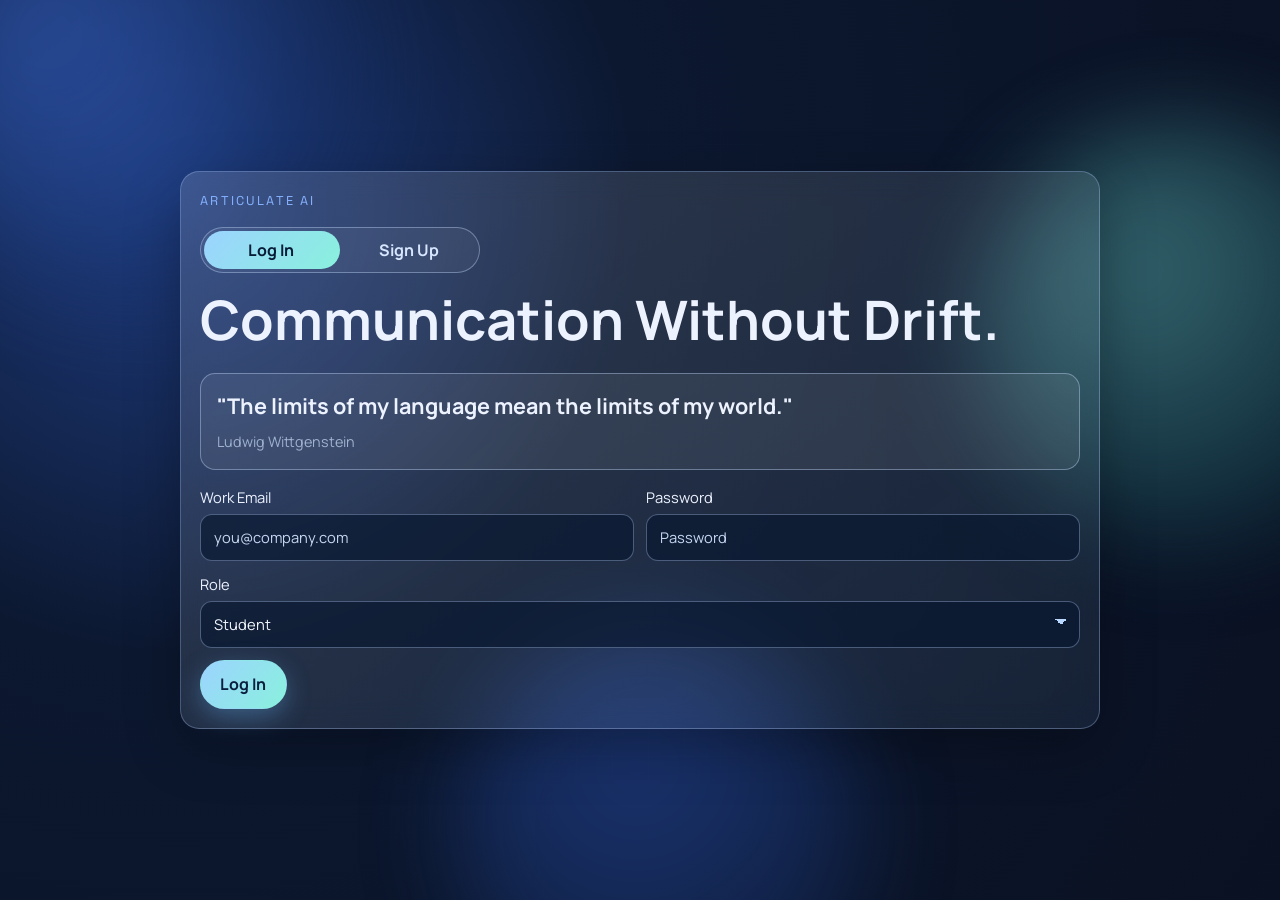
<file: index.html>
﻿<!DOCTYPE html>
<html lang="en">
<head>
  <meta charset="UTF-8" />
  <meta name="viewport" content="width=device-width, initial-scale=1.0" />
  <title>Griot Labs | Articulate AI</title>
  <meta name="description" content="Articulate AI by Griot Labs: coach frameworks as private knowledge vaults and student simulation training." />
  <link rel="preconnect" href="https://fonts.googleapis.com" />
  <link rel="preconnect" href="https://fonts.gstatic.com" crossorigin />
  <link href="https://fonts.googleapis.com/css2?family=Manrope:wght@400;500;700;800&family=Space+Grotesk:wght@500;700&display=swap" rel="stylesheet" />
  <link rel="stylesheet" href="./styles.css" />
</head>
<body>
  <div id="appLoader" class="app-loader" aria-live="polite">
    <div class="loader-core">
      <strong>Articulate AI</strong>
      <small>Preparing your arena...</small>
      <p id="loaderQuoteText" class="loader-quote">"Speak clearly, if you speak at all."</p>
      <small id="loaderQuoteAuthor" class="loader-quote-author">Oliver Wendell Holmes Sr.</small>
      <div class="loader-line"><span></span></div>
    </div>
  </div>

  <div class="ambient" aria-hidden="true">
    <span class="blob blob-a"></span>
    <span class="blob blob-b"></span>
    <span class="blob blob-c"></span>
    <span class="grid"></span>
  </div>

  <section id="authGate" class="auth-gate">
    <div class="glass auth-card">
      <p class="eyebrow">Articulate AI</p>
      <div class="auth-mode-toggle" id="authModeToggle">
        <button type="button" class="auth-mode-btn is-active" data-auth-mode="login">Log In</button>
        <button type="button" class="auth-mode-btn" data-auth-mode="signup">Sign Up</button>
        <span class="auth-mode-glider" aria-hidden="true"></span>
      </div>
      <h1 id="authHeadline">Communication Without Drift.</h1>
      <blockquote class="quote-box">
        <p id="quoteText">"The limits of my language mean the limits of my world."</p>
        <footer id="quoteAuthor">Ludwig Wittgenstein</footer>
      </blockquote>

      <form id="loginForm" class="login-grid">
        <label id="signupNameWrap" class="hidden">
          Full Name
          <input id="signupName" type="text" placeholder="Your full name" />
        </label>
        <label>
          Work Email
          <input id="loginEmail" type="email" placeholder="you@company.com" required />
        </label>
        <label>
          Password
          <input id="loginPassword" type="password" placeholder="Password" required />
        </label>
        <label>
          Role
          <select id="loginRole" required>
            <option value="student">Student</option>
            <option value="coach">Coach</option>
          </select>
        </label>
        <button class="btn btn-primary" type="submit">Log In</button>
      </form>
    </div>
  </section>

  <div id="appRoot" class="hidden">
    <header class="topbar glass">
      <div class="brand">
        <span class="brand-mark">GL</span>
        <div>
          <strong>Griot Labs</strong>
          <small id="roleLabel">Articulate AI</small>
        </div>
      </div>
      <div class="top-actions">
        <button id="glassFxToggle" class="btn btn-ghost">Glass FX: On</button>
        <button id="themeToggleBtn" class="btn btn-ghost">Theme: Dark</button>
        <button id="saveStateBtn" class="btn btn-ghost">Save Progress</button>
        <button id="logoutBtn" class="btn btn-ghost">Log Out</button>
        <button id="resetStateBtn" class="btn btn-danger">Reset Local Data</button>
      </div>
    </header>
    <section class="glass app-quote-bar">
      <p id="appQuoteText">"The limits of my language mean the limits of my world."</p>
      <small id="appQuoteAuthor">Ludwig Wittgenstein</small>
    </section>

    <div class="quick-menu-wrap">
      <button id="quickMenuToggle" class="glass quick-menu-toggle" type="button" aria-expanded="false">+</button>
      <div id="quickMenu" class="glass quick-menu hidden">
        <button type="button" data-quick-view="setup">Arena Setup</button>
        <button type="button" data-quick-view="wordlab">Word Lab</button>
        <button type="button" data-quick-view="practiceground">Practice Ground</button>
      </div>
    </div>

    <main class="app-shell">
      <aside class="sidebar glass" aria-label="Main navigation">
        <button class="nav-btn is-active" data-view="overview" data-role="both">Overview</button>
        <button class="nav-btn" data-view="setup" data-role="student">Arena Setup</button>
        <button class="nav-btn" data-view="wordlab" data-role="student">Word Lab</button>
        <button class="nav-btn" data-view="practiceground" data-role="student">Practice Ground</button>
        <button class="nav-btn" data-view="community" data-role="student">Community</button>
        <button class="nav-btn" data-view="report" data-role="student">Calibration Report</button>
        <button class="nav-btn" data-view="coachvault" data-role="coach">Coach Vault</button>
        <button class="nav-btn" data-view="coach" data-role="coach">Coach Insights</button>
        <p class="side-note">Communication training engine.</p>
      </aside>

      <section class="content-area">
        <section class="panel is-active" id="overview-panel" data-panel="overview">
          <p class="eyebrow">Training Hub</p>
          <h1 id="overviewTitle">Ready to grow?</h1>
          <div class="hero-kinetic" aria-hidden="true"><span></span><span></span><span></span></div>
          <p class="lead" id="overviewLead">Track communication growth with structured practice loops and measurable outcomes.</p>

          <section class="glass gamer-strip">
            <div class="gamer-item"><small>XP</small><strong id="xpTotal">0</strong></div>
            <div class="gamer-item"><small>Streak</small><strong id="streakTotal">0 days</strong></div>
            <div class="gamer-item"><small>Badges</small><strong id="badgeTotal">0</strong></div>
            <div class="gamer-item"><small>Best Round</small><strong id="sprintBest">0</strong></div>
          </section>

          <div class="kpi-grid">
            <article class="glass kpi-card reveal"><h3>Sessions</h3><p id="kpiSessions">0</p></article>
            <article class="glass kpi-card reveal"><h3>Word Mastery</h3><p id="kpiMastery">0%</p></article>
            <article class="glass kpi-card reveal"><h3>Avg Overall</h3><p id="kpiOverall">0</p></article>
            <article class="glass kpi-card reveal"><h3>Current Level</h3><p id="kpiLevel">Starter</p></article>
          </div>
          <section id="studentJourney" class="glass history">
            <h3>Group Journey Leaderboard</h3>
            <div id="studentLeaderboard"></div>
            <div class="actions-row">
              <button class="btn btn-ghost" id="pairPracticeBtn" type="button">Open Community Hub</button>
              <span id="pairPracticeResult" class="hint">Invite and connect with learners for pair or group practice.</span>
            </div>
          </section>
        </section>

        <section class="panel" id="setup-panel" data-panel="setup">
          <p class="eyebrow">Arena Setup</p>
          <h2>Let's build your winning arena.</h2>
          <form id="setupForm" class="glass form-grid arena-animated">
            <label>Learner Name<input type="text" id="learnerName" placeholder="e.g., Jabess" required /></label>
            <label>Role<select id="learnerRole" required><option value="">Select role</option><option value="Student">Student</option><option value="Startup Founder">Startup Founder</option><option value="Manager">Manager</option><option value="Executive">Executive</option><option value="Coach">Coach</option></select></label>
            <label>AI Persona<select id="aiPersonaSelect"><option value="executive">Executive Mentor</option><option value="friendly">Supportive Friend</option><option value="direct">Direct Drill Sergeant</option><option value="story">Storytelling Guide</option><option value="ghanaian">Ghanaian Conversational Coach</option></select></label>
            <label>Or Type Persona<input id="customPersonaInput" type="text" placeholder="e.g., Confident Ghanaian VC partner with calm tone" /></label>
            <label class="span-2">What outcome do you want?<textarea id="goalText" rows="3" placeholder="e.g., Introduce my startup in 45 seconds with confidence." required></textarea></label>
            <label>Audience<input type="text" id="audienceText" placeholder="e.g., Investor panel" required /></label>

            <fieldset class="span-2 focus-group">
              <legend>What should we focus on? (multi-select)</legend>
              <label class="focus-chip"><input type="checkbox" name="focusAreas" value="The Intro" />The Intro</label>
              <label class="focus-chip"><input type="checkbox" name="focusAreas" value="Pacing" />Pacing</label>
              <label class="focus-chip"><input type="checkbox" name="focusAreas" value="Flow" />Flow</label>
              <label class="focus-chip"><input type="checkbox" name="focusAreas" value="Finish" />Finish</label>
              <label class="focus-chip"><input type="checkbox" name="focusAreas" value="Storytelling" />Storytelling</label>
              <label class="focus-chip"><input type="checkbox" name="focusAreas" value="Confidence" />Confidence</label>
            </fieldset>

            <label class="span-2">Source Material<textarea id="sourceText" rows="6" placeholder="Paste notes, draft speech, or outline"></textarea></label>
            <label class="span-2">Upload source files (any type, max 10 files)<input type="file" id="sourceFile" multiple /></label>
            <ul id="fileList" class="file-list"></ul>

            <label class="span-2">Extra instructions<textarea id="additionalNotes" rows="3" placeholder="Anything we should adapt to make practice feel natural for you?"></textarea></label>
            <div class="span-2 actions-row">
              <button class="btn btn-ghost" type="button" id="dictateNotesBtn">Talk Instead of Type</button>
              <button class="btn btn-ghost" type="button" id="recordNotesBtn">Record Instructions</button>
              <span id="recordStatus" class="hint">Recorder idle.</span>
            </div>
            <audio id="notesPlayback" controls class="span-2 hidden"></audio>

            <div class="span-2 actions-row">
              <button class="btn btn-primary" type="submit">Save Setup</button>
              <button class="btn btn-ghost" type="button" id="generateWordsBtn">Generate Strategic Words</button>
            </div>
          </form>
        </section>

        <section class="panel" id="wordlab-panel" data-panel="wordlab">
          <p class="eyebrow">Word Lab</p>
          <h2>Your New Words.</h2>
          <div class="glass lab-toolbar">
            <p id="wordLabSummary">No vocabulary generated yet.</p>
            <div class="actions-row">
              <button class="btn btn-primary" id="startWordPracticeBtn" type="button">Start Audio Word Practice</button>
            </div>
          </div>

          <section class="word-arena">
            <article class="glass focus-word-card" id="focusWordCard"><p class="hint">Generate words to begin.</p></article>
            <aside class="glass word-queue"><h3>Word List</h3><div id="wordQueue"></div></aside>
          </section>
          <div class="actions-row">
            <button class="btn btn-ghost" id="prevWordBtn" type="button">Previous Word</button>
            <button class="btn btn-primary" id="nextWordBtn" type="button">Next Word</button>
          </div>

          <div id="wordCards" class="word-grid"></div>
        </section>

        <section class="panel" id="practiceground-panel" data-panel="practiceground">
          <div class="panel-header">
            <p class="eyebrow">Practice Ground</p>
            <h2>Calibration.</h2>
            <div class="hero-kinetic hero-kinetic-tight" aria-hidden="true"><span></span><span></span><span></span></div>
            <p class="lead">Set your tactical window, choose persona, then run a live audio coaching round with real-time progress feedback.</p>
          </div>

          <div class="practice-layout">
            <div class="practice-main">
              <section class="glass section-card">
                <h3 class="section-title">1. Configure Round</h3>
                <section class="calibration-grid">
                  <button class="duration-card" type="button" data-duration="60"><small>Short</small><strong>1 Minute</strong><span>Blitz Session</span></button>
                  <button class="duration-card is-active" type="button" data-duration="180"><small>Standard</small><strong>3 Minutes</strong><span>Core Drill</span></button>
                  <button class="duration-card" type="button" data-duration="300"><small>Full</small><strong>5 Minutes</strong><span>Deep Immersion</span></button>
                  <button class="duration-card" type="button" data-duration="600"><small>Custom</small><strong>10 Minutes</strong><span>Endurance</span></button>
                </section>
                <div class="simulation-config">
                  <label class="control-field">Difficulty<select id="difficultySelect"><option value="easy">Guided</option><option value="standard" selected>Standard</option><option value="hard">Hard</option><option value="expert">Expert</option></select></label>
                  <label class="hidden">Duration<select id="simulationDuration"><option value="60">1 minute</option><option value="180" selected>3 minutes</option><option value="300">5 minutes</option><option value="600">10 minutes</option></select></label>
                  <button class="btn btn-ghost" id="startScenarioBtn" type="button">Generate Mission Prompt</button>
                  <button class="btn btn-primary" id="ignitePracticeBtn" type="button">Ignite Simulation</button>
                </div>
              </section>

              <article id="scenarioPrompt" class="glass scenario-box section-card">Generate a mission prompt, choose persona, then start your live audio coaching conversation.</article>

              <section class="glass practice-strip section-card">
                <div class="bubble-wrap" id="wordBubbleWrap"></div>
                <div class="timer-progress" aria-label="Session time progress">
                  <div id="timerFill" class="timer-fill"></div>
                </div>
              </section>

              <div class="glass live-controls section-card">
                <div class="live-state"><span class="dot" id="liveDot"></span><span id="liveStateText">Microphone idle</span></div>
                <div class="timer-box" id="timerBox">00:00</div>
                <div class="actions-row">
                  <button class="btn btn-primary" id="startLiveBtn" type="button">Start Live Session</button>
                  <button class="btn btn-danger" id="stopLiveBtn" type="button">Stop Session</button>
                </div>
              </div>
            </div>

            <aside class="practice-side">
              <section class="glass practice-hud section-card">
                <div><small>Target Words</small><strong id="practiceTargetCount">0</strong></div>
                <div><small>Popped</small><strong id="practicePoppedCount">0</strong></div>
                <div><small>Round XP</small><strong id="practiceRoundXp">0</strong></div>
                <div><small>Word Streak</small><strong id="practiceWordStreak">0</strong></div>
              </section>
              <section class="glass section-card">
                <h3 class="section-title">2. Select AI Persona</h3>
                <section class="persona-gallery" id="personaGallery">
                  <article class="glass persona-card active" data-persona="executive"><h3>Executive Mentor</h3><p>High-clarity, investor-ready pressure style.</p></article>
                  <article class="glass persona-card" data-persona="friendly"><h3>Supportive Friend</h3><p>Encouraging practice partner with gentle correction.</p></article>
                  <article class="glass persona-card" data-persona="direct"><h3>Direct Drill Coach</h3><p>No-fluff challenge mode for rapid growth.</p></article>
                  <article class="glass persona-card" data-persona="ghanaian"><h3>Ghanaian Coach</h3><p>Conversational style grounded in Ghanaian context.</p></article>
                </section>
              </section>
            </aside>
          </div>

          <div class="practice-output">
            <section class="glass transcript-box section-card">
              <h3 class="section-title">Live Transcript</h3>
              <div id="liveTranscript">Waiting for live audio...</div>
            </section>
          </div>
        </section>

        <section class="panel" id="report-panel" data-panel="report">
          <p class="eyebrow">Calibration Report</p>
          <h2>Performance diagnostics</h2>
          <section id="reportInsights" class="glass history">
            <h3>Session Assessment Dashboard</h3>
            <div id="reportInsightsGrid"></div>
            <div id="reportWordGateActions" class="actions-row"></div>
          </section>
          <div id="metricBars" class="metric-bars glass"></div>
          <section class="glass report-actions">
            <button class="btn btn-primary" id="exportReportBtn" type="button">Export Latest Report (.md)</button>
            <p id="reportMeta">No session evaluated yet.</p>
          </section>
          <section class="glass history"><h3>Session History</h3><div id="historyTableWrap"></div></section>
        </section>

        <section class="panel" id="community-panel" data-panel="community">
          <p class="eyebrow">Community</p>
          <h2>Learner network and group practice</h2>

          <section class="community-grid">
            <article class="glass history">
              <h3>Discover Learners</h3>
              <p class="hint">View mini profiles and send friendship invites.</p>
              <div id="communityDirectory"></div>
            </article>

            <article class="glass history">
              <h3>Incoming Invites</h3>
              <p class="hint">Accept or decline invites from learners.</p>
              <div id="incomingInvites"></div>
            </article>
          </section>

          <section class="community-grid">
            <article class="glass history">
              <h3>Your Connections</h3>
              <p class="hint">Connected learners can join your group journeys and chat.</p>
              <div id="connectionsList"></div>
            </article>

            <article class="glass history">
              <h3>Create Group Journey</h3>
              <form id="journeyForm" class="form-grid">
                <label>Journey Name<input id="journeyName" type="text" placeholder="e.g., Pitch Precision Squad" required /></label>
                <label>Objective<input id="journeyGoal" type="text" placeholder="e.g., 3-minute startup pitch with zero filler" required /></label>
                <fieldset class="span-2 focus-group">
                  <legend>Select Members (2 or more)</legend>
                  <div id="journeyMembers"></div>
                </fieldset>
                <div class="span-2 actions-row">
                  <button class="btn btn-primary" id="createJourneyBtn" type="submit">Create Journey</button>
                </div>
              </form>
            </article>
          </section>

          <section class="community-grid">
            <article class="glass history">
              <h3>Group Journeys</h3>
              <p class="hint">Track shared tasks and leaderboard rankings like a league table.</p>
              <div id="journeyList"></div>
            </article>

            <article class="glass history">
              <h3>Community Chat</h3>
              <label>Chat Room
                <select id="chatRoomSelect"></select>
              </label>
              <div id="chatMessages" class="chat-box"></div>
              <div class="actions-row">
                <input id="chatInput" type="text" placeholder="Send a message..." />
                <button class="btn btn-primary" id="sendChatBtn" type="button">Send</button>
              </div>
            </article>
          </section>
        </section>

        <section class="panel" id="coachvault-panel" data-panel="coachvault">
          <p class="eyebrow">Coach Vault</p>
          <h2>Private Framework Knowledge Vault</h2>
          <form id="frameworkForm" class="glass form-grid">
            <label>Framework Name<input id="frameworkName" type="text" placeholder="e.g., Pyramid Message Method" required /></label>
            <label>Method Type<select id="frameworkType"><option>Public Speaking</option><option>Executive Presence</option><option>Pitching</option><option>Storytelling</option></select></label>
            <label class="span-2">Method Summary<textarea id="frameworkSummary" rows="4" placeholder="Describe your method, principles, and scoring logic." required></textarea></label>
            <label class="span-2">Upload framework files (PDF, DOCX, PPTX, audio, video, etc.)<input id="frameworkFiles" type="file" multiple /></label>
            <div class="span-2 actions-row"><button class="btn btn-primary" type="submit">Save to Vault</button></div>
          </form>
          <section class="glass history">
            <h3>Saved Coach Frameworks</h3>
            <div id="frameworkList"></div>
          </section>
        </section>

        <section class="panel" id="coach-panel" data-panel="coach">
          <p class="eyebrow">Coach Insights</p>
          <h2>Cohort and intervention visibility</h2>
          <div class="coach-grid">
            <article class="glass coach-card"><h3>Learner Snapshot</h3><p id="coachLearner">No learner profile saved.</p></article>
            <article class="glass coach-card"><h3>Primary Friction</h3><p id="coachFriction">Run at least one simulation.</p></article>
            <article class="glass coach-card"><h3>Recommended Drill</h3><p id="coachDrill">No drill recommendation yet.</p></article>
          </div>
          <section class="glass intervention"><h3>Intervention Queue</h3><ul id="interventionList"></ul></section>
          <section class="glass history">
            <h3>Forwarded Student Reports</h3>
            <div id="forwardedReports"></div>
          </section>
          <section class="glass form-grid">
            <h3 class="span-2">Assign Simulation Test</h3>
            <label>Target Student<input id="assignStudent" type="text" placeholder="e.g., Ama Mensah" /></label>
            <label>Difficulty<select id="assignDifficulty"><option>Guided</option><option selected>Standard</option><option>Hard</option><option>Expert</option></select></label>
            <label class="span-2">Test Instructions<textarea id="assignBrief" rows="3" placeholder="Set a mission based on progress gaps."></textarea></label>
            <div class="span-2 actions-row"><button class="btn btn-primary" id="assignTestBtn" type="button">Assign Test</button></div>
          </section>
          <section class="glass history">
            <h3>Cohort Leaderboard</h3>
            <div id="cohortLeaderboard"></div>
          </section>
        </section>
      </section>
    </main>

    <footer class="site-footer">
      <p>&copy; <span id="year"></span> Griot Labs. Articulate AI.</p>
      <p class="footer-links">
        <a href="./privacy.html" target="_blank" rel="noopener noreferrer">Privacy Policy</a>
        <a href="./terms.html" target="_blank" rel="noopener noreferrer">Terms of Service</a>
        <a href="./data-compliance.html" target="_blank" rel="noopener noreferrer">Data & Compliance</a>
      </p>
    </footer>
  </div>

  <script src="./script.js"></script>
</body>
</html>
</file>
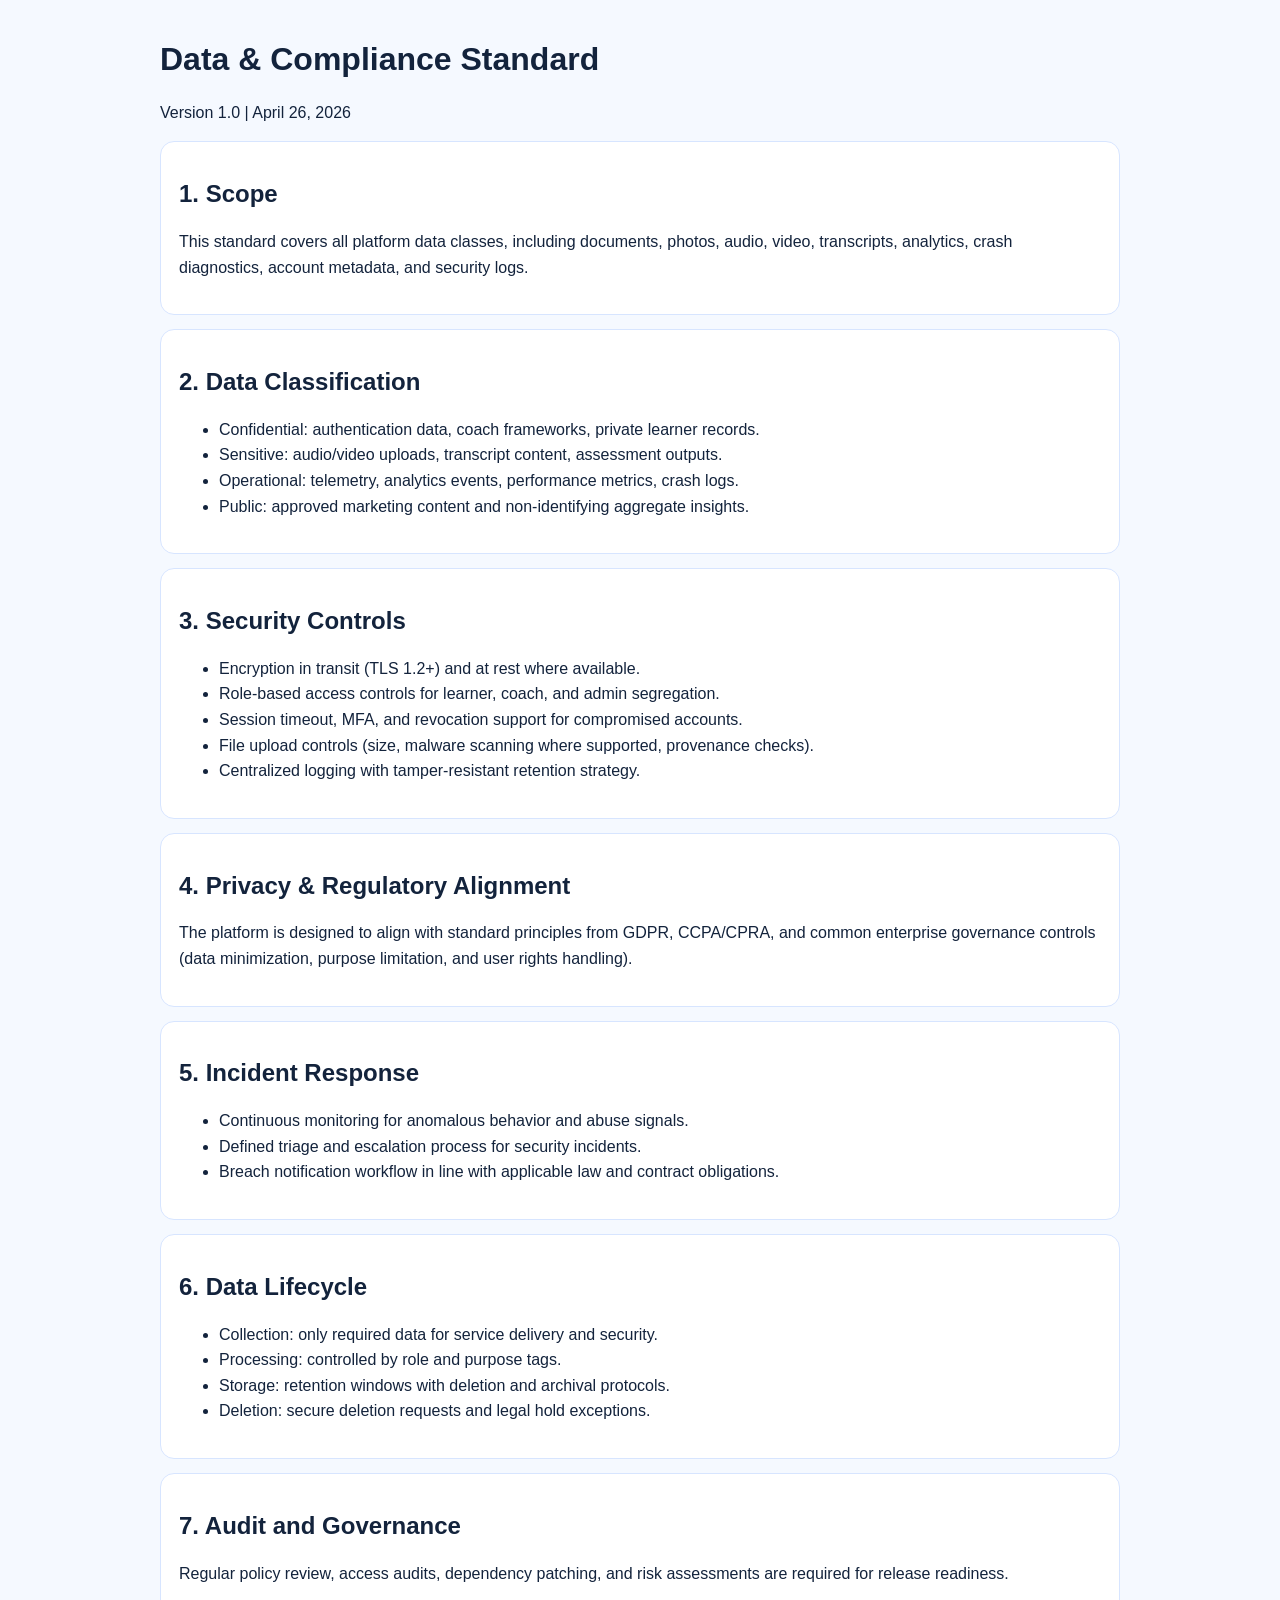
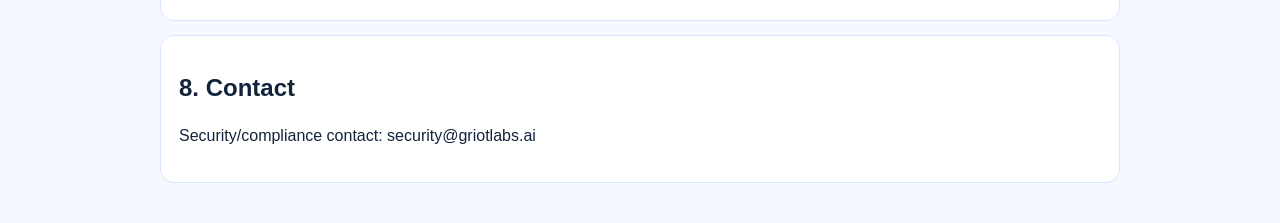
<file: data-compliance.html>
<!DOCTYPE html>
<html lang="en">
<head>
  <meta charset="UTF-8" />
  <meta name="viewport" content="width=device-width, initial-scale=1.0" />
  <title>Data & Compliance | Griot Labs Articulate AI</title>
  <style>
    body{font-family:Manrope,Arial,sans-serif;max-width:960px;margin:40px auto;padding:0 16px;line-height:1.6;color:#13233c;background:#f5f9ff}
    h1,h2{line-height:1.2}.card{background:#fff;border:1px solid #d7e5ff;border-radius:14px;padding:18px;margin-bottom:14px}
  </style>
</head>
<body>
  <h1>Data & Compliance Standard</h1>
  <p>Version 1.0 | April 26, 2026</p>
  <div class="card">
    <h2>1. Scope</h2>
    <p>This standard covers all platform data classes, including documents, photos, audio, video, transcripts, analytics, crash diagnostics, account metadata, and security logs.</p>
  </div>
  <div class="card">
    <h2>2. Data Classification</h2>
    <ul>
      <li>Confidential: authentication data, coach frameworks, private learner records.</li>
      <li>Sensitive: audio/video uploads, transcript content, assessment outputs.</li>
      <li>Operational: telemetry, analytics events, performance metrics, crash logs.</li>
      <li>Public: approved marketing content and non-identifying aggregate insights.</li>
    </ul>
  </div>
  <div class="card">
    <h2>3. Security Controls</h2>
    <ul>
      <li>Encryption in transit (TLS 1.2+) and at rest where available.</li>
      <li>Role-based access controls for learner, coach, and admin segregation.</li>
      <li>Session timeout, MFA, and revocation support for compromised accounts.</li>
      <li>File upload controls (size, malware scanning where supported, provenance checks).</li>
      <li>Centralized logging with tamper-resistant retention strategy.</li>
    </ul>
  </div>
  <div class="card">
    <h2>4. Privacy & Regulatory Alignment</h2>
    <p>The platform is designed to align with standard principles from GDPR, CCPA/CPRA, and common enterprise governance controls (data minimization, purpose limitation, and user rights handling).</p>
  </div>
  <div class="card">
    <h2>5. Incident Response</h2>
    <ul>
      <li>Continuous monitoring for anomalous behavior and abuse signals.</li>
      <li>Defined triage and escalation process for security incidents.</li>
      <li>Breach notification workflow in line with applicable law and contract obligations.</li>
    </ul>
  </div>
  <div class="card">
    <h2>6. Data Lifecycle</h2>
    <ul>
      <li>Collection: only required data for service delivery and security.</li>
      <li>Processing: controlled by role and purpose tags.</li>
      <li>Storage: retention windows with deletion and archival protocols.</li>
      <li>Deletion: secure deletion requests and legal hold exceptions.</li>
    </ul>
  </div>
  <div class="card">
    <h2>7. Audit and Governance</h2>
    <p>Regular policy review, access audits, dependency patching, and risk assessments are required for release readiness.</p>
  </div>
  <div class="card">
    <h2>8. Contact</h2>
    <p>Security/compliance contact: security@griotlabs.ai</p>
  </div>
</body>
</html>
</file>
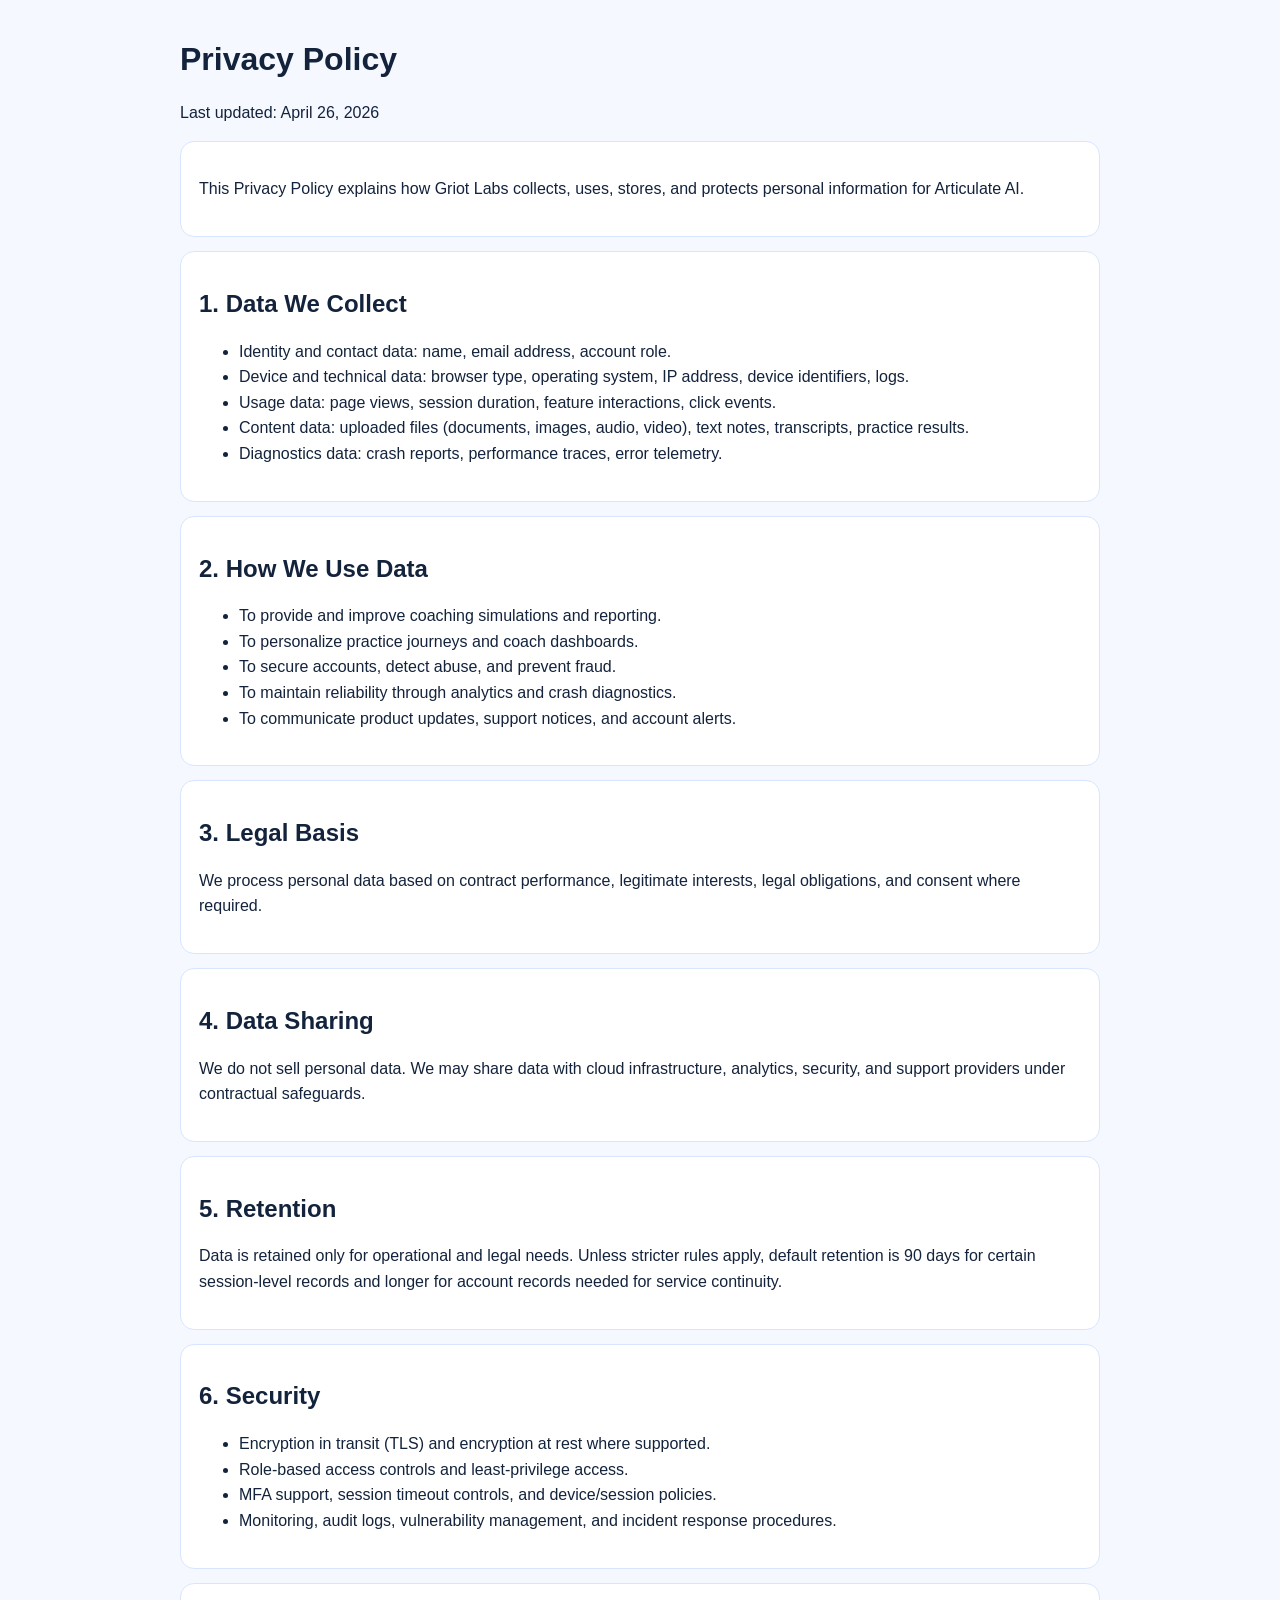
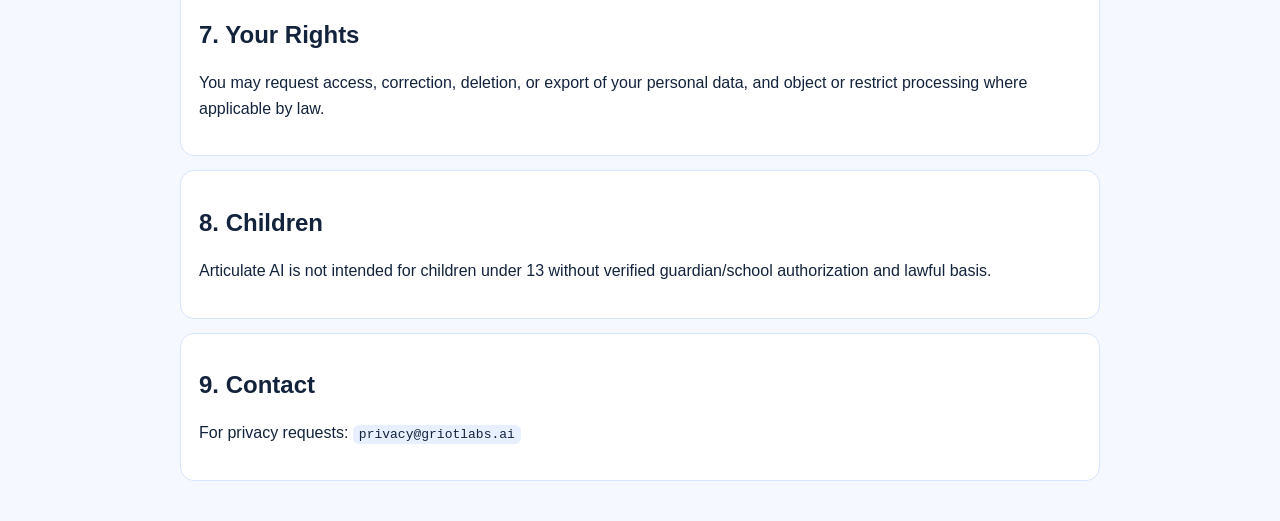
<file: privacy.html>
<!DOCTYPE html>
<html lang="en">
<head>
  <meta charset="UTF-8" />
  <meta name="viewport" content="width=device-width, initial-scale=1.0" />
  <title>Privacy Policy | Griot Labs Articulate AI</title>
  <style>
    body{font-family:Manrope,Arial,sans-serif;max-width:920px;margin:40px auto;padding:0 16px;line-height:1.6;color:#13233c;background:#f5f9ff}
    h1,h2{line-height:1.2}code{background:#e8f0ff;padding:2px 6px;border-radius:6px}
    .card{background:#fff;border:1px solid #d7e5ff;border-radius:14px;padding:18px;margin-bottom:14px}
  </style>
</head>
<body>
  <h1>Privacy Policy</h1>
  <p>Last updated: April 26, 2026</p>
  <div class="card">
    <p>This Privacy Policy explains how Griot Labs collects, uses, stores, and protects personal information for Articulate AI.</p>
  </div>
  <div class="card">
    <h2>1. Data We Collect</h2>
    <ul>
      <li>Identity and contact data: name, email address, account role.</li>
      <li>Device and technical data: browser type, operating system, IP address, device identifiers, logs.</li>
      <li>Usage data: page views, session duration, feature interactions, click events.</li>
      <li>Content data: uploaded files (documents, images, audio, video), text notes, transcripts, practice results.</li>
      <li>Diagnostics data: crash reports, performance traces, error telemetry.</li>
    </ul>
  </div>
  <div class="card">
    <h2>2. How We Use Data</h2>
    <ul>
      <li>To provide and improve coaching simulations and reporting.</li>
      <li>To personalize practice journeys and coach dashboards.</li>
      <li>To secure accounts, detect abuse, and prevent fraud.</li>
      <li>To maintain reliability through analytics and crash diagnostics.</li>
      <li>To communicate product updates, support notices, and account alerts.</li>
    </ul>
  </div>
  <div class="card">
    <h2>3. Legal Basis</h2>
    <p>We process personal data based on contract performance, legitimate interests, legal obligations, and consent where required.</p>
  </div>
  <div class="card">
    <h2>4. Data Sharing</h2>
    <p>We do not sell personal data. We may share data with cloud infrastructure, analytics, security, and support providers under contractual safeguards.</p>
  </div>
  <div class="card">
    <h2>5. Retention</h2>
    <p>Data is retained only for operational and legal needs. Unless stricter rules apply, default retention is 90 days for certain session-level records and longer for account records needed for service continuity.</p>
  </div>
  <div class="card">
    <h2>6. Security</h2>
    <ul>
      <li>Encryption in transit (TLS) and encryption at rest where supported.</li>
      <li>Role-based access controls and least-privilege access.</li>
      <li>MFA support, session timeout controls, and device/session policies.</li>
      <li>Monitoring, audit logs, vulnerability management, and incident response procedures.</li>
    </ul>
  </div>
  <div class="card">
    <h2>7. Your Rights</h2>
    <p>You may request access, correction, deletion, or export of your personal data, and object or restrict processing where applicable by law.</p>
  </div>
  <div class="card">
    <h2>8. Children</h2>
    <p>Articulate AI is not intended for children under 13 without verified guardian/school authorization and lawful basis.</p>
  </div>
  <div class="card">
    <h2>9. Contact</h2>
    <p>For privacy requests: <code>privacy@griotlabs.ai</code></p>
  </div>
</body>
</html>
</file>
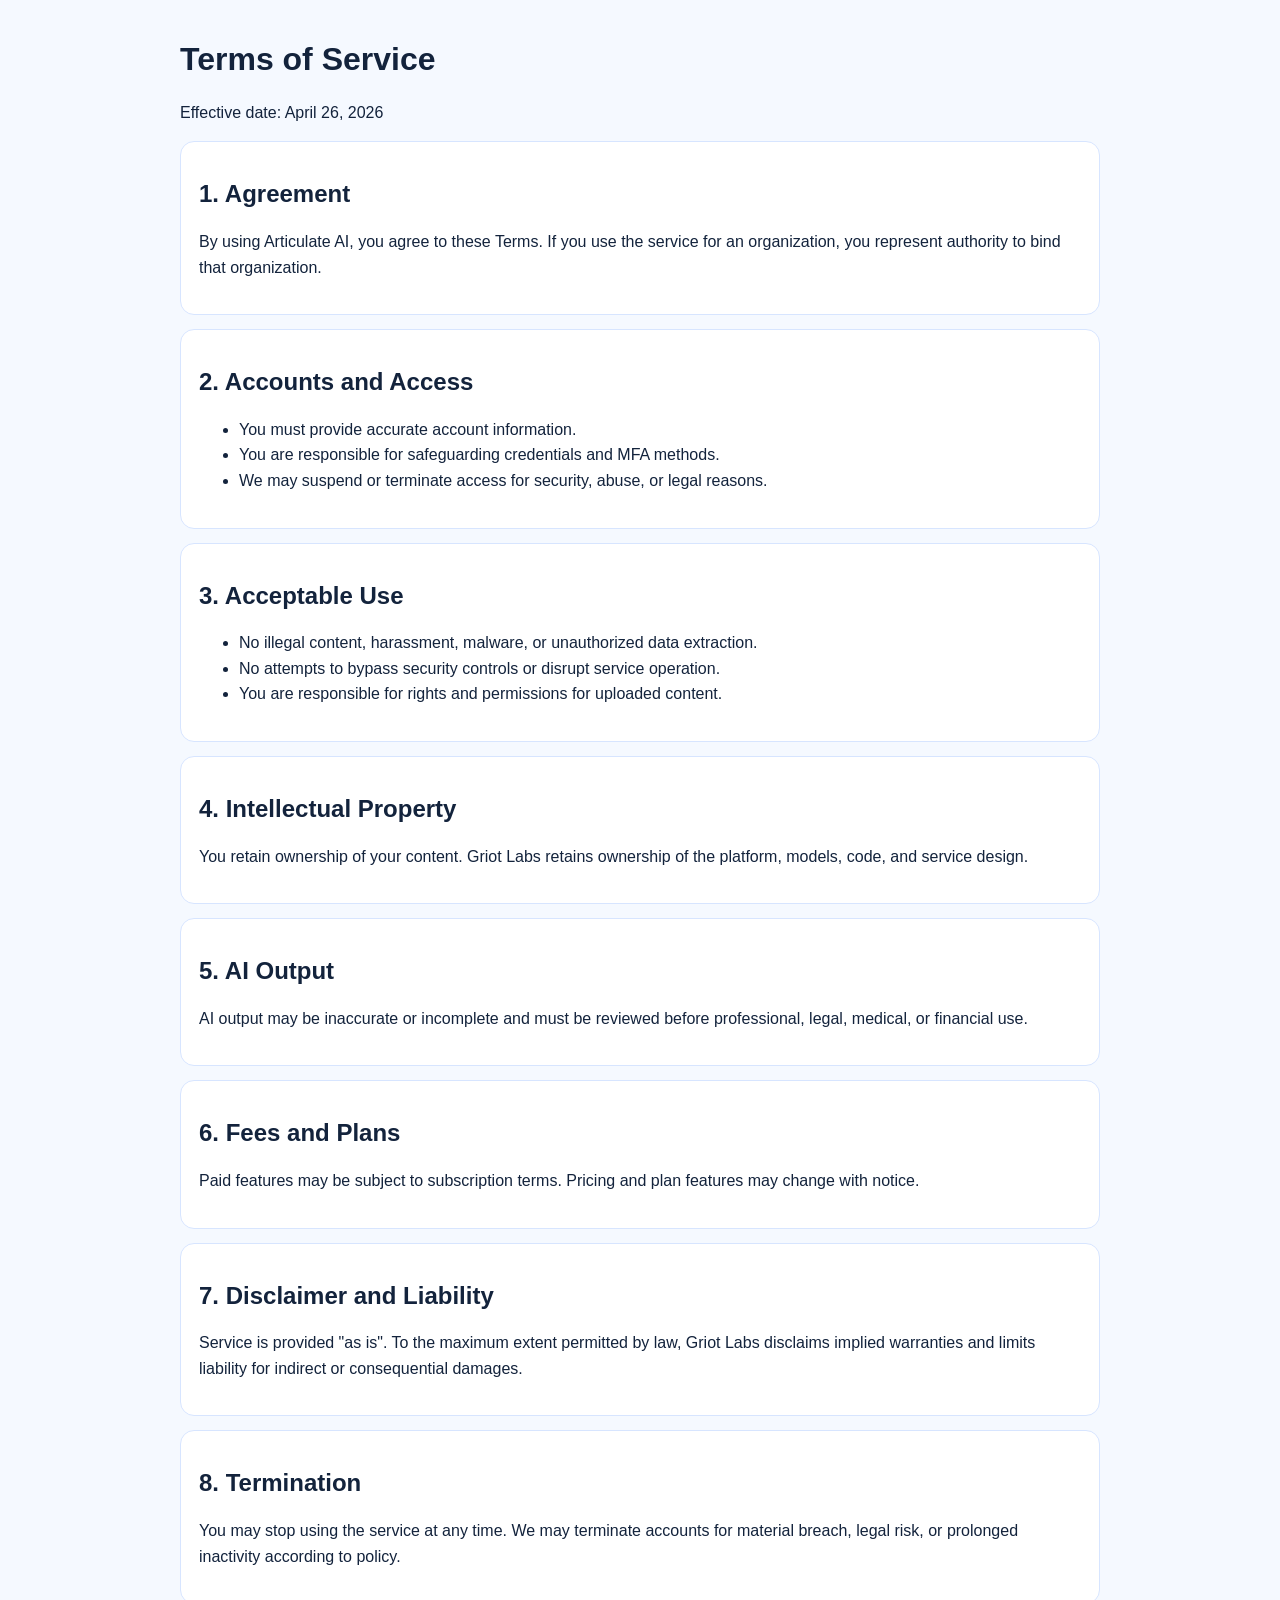
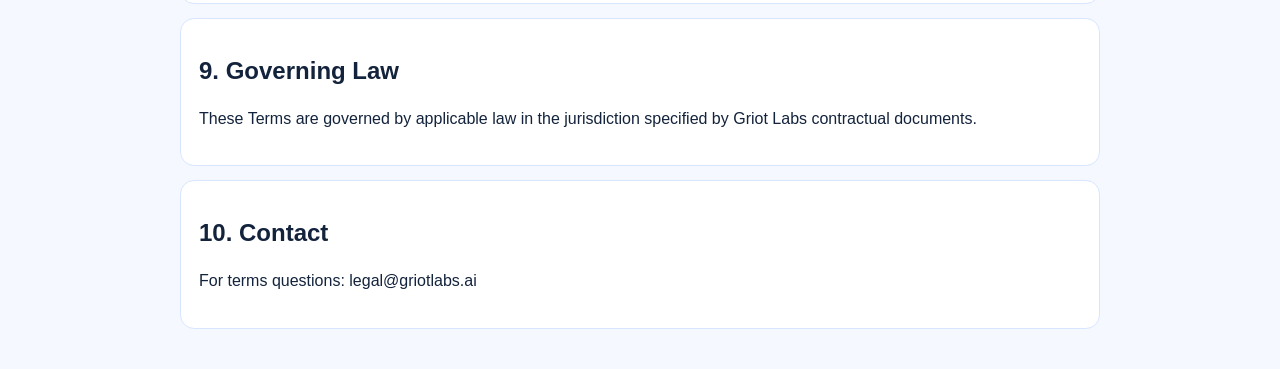
<file: terms.html>
<!DOCTYPE html>
<html lang="en">
<head>
  <meta charset="UTF-8" />
  <meta name="viewport" content="width=device-width, initial-scale=1.0" />
  <title>Terms of Service | Griot Labs Articulate AI</title>
  <style>
    body{font-family:Manrope,Arial,sans-serif;max-width:920px;margin:40px auto;padding:0 16px;line-height:1.6;color:#13233c;background:#f5f9ff}
    h1,h2{line-height:1.2}.card{background:#fff;border:1px solid #d7e5ff;border-radius:14px;padding:18px;margin-bottom:14px}
  </style>
</head>
<body>
  <h1>Terms of Service</h1>
  <p>Effective date: April 26, 2026</p>
  <div class="card">
    <h2>1. Agreement</h2>
    <p>By using Articulate AI, you agree to these Terms. If you use the service for an organization, you represent authority to bind that organization.</p>
  </div>
  <div class="card">
    <h2>2. Accounts and Access</h2>
    <ul>
      <li>You must provide accurate account information.</li>
      <li>You are responsible for safeguarding credentials and MFA methods.</li>
      <li>We may suspend or terminate access for security, abuse, or legal reasons.</li>
    </ul>
  </div>
  <div class="card">
    <h2>3. Acceptable Use</h2>
    <ul>
      <li>No illegal content, harassment, malware, or unauthorized data extraction.</li>
      <li>No attempts to bypass security controls or disrupt service operation.</li>
      <li>You are responsible for rights and permissions for uploaded content.</li>
    </ul>
  </div>
  <div class="card">
    <h2>4. Intellectual Property</h2>
    <p>You retain ownership of your content. Griot Labs retains ownership of the platform, models, code, and service design.</p>
  </div>
  <div class="card">
    <h2>5. AI Output</h2>
    <p>AI output may be inaccurate or incomplete and must be reviewed before professional, legal, medical, or financial use.</p>
  </div>
  <div class="card">
    <h2>6. Fees and Plans</h2>
    <p>Paid features may be subject to subscription terms. Pricing and plan features may change with notice.</p>
  </div>
  <div class="card">
    <h2>7. Disclaimer and Liability</h2>
    <p>Service is provided "as is". To the maximum extent permitted by law, Griot Labs disclaims implied warranties and limits liability for indirect or consequential damages.</p>
  </div>
  <div class="card">
    <h2>8. Termination</h2>
    <p>You may stop using the service at any time. We may terminate accounts for material breach, legal risk, or prolonged inactivity according to policy.</p>
  </div>
  <div class="card">
    <h2>9. Governing Law</h2>
    <p>These Terms are governed by applicable law in the jurisdiction specified by Griot Labs contractual documents.</p>
  </div>
  <div class="card">
    <h2>10. Contact</h2>
    <p>For terms questions: legal@griotlabs.ai</p>
  </div>
</body>
</html>
</file>
<file: styles.css>
:root {
  --bg: #0a1328;
  --bg-soft: #111f3a;
  --text: #edf2ff;
  --muted: #9fb2ce;
  --accent: #3d72e8;
  --accent-2: #a4efe0;
  --surface: rgba(255, 255, 255, 0.11);
  --surface-strong: rgba(255, 255, 255, 0.15);
  --stroke: rgba(163, 190, 240, 0.34);
  --shadow: 0 18px 55px rgba(0, 0, 0, 0.28);
  --radius: 1rem;
}

[data-theme="light"] {
  --bg: #eef4ff;
  --bg-soft: #dfe9fb;
  --text: #14233d;
  --muted: #516b92;
  --accent: #356fd7;
  --accent-2: #58ccb7;
  --surface: rgba(255, 255, 255, 0.82);
  --surface-strong: rgba(255, 255, 255, 0.92);
  --stroke: rgba(74, 114, 180, 0.22);
  --shadow: 0 16px 40px rgba(32, 60, 112, 0.16);
}

* { box-sizing: border-box; }

html, body {
  margin: 0;
  min-height: 100%;
  scroll-behavior: smooth;
}

body {
  font-family: "Manrope", sans-serif;
  color: var(--text);
  background: radial-gradient(circle at 14% 22%, #1f3c7f 0%, #0c1830 35%, #0a1122 100%);
  line-height: 1.5;
  overflow-x: hidden;
}

[data-theme="light"] body {
  background: radial-gradient(circle at 14% 22%, #d8e8ff 0%, #eef5ff 40%, #e7f0ff 100%);
}

body.fx-flat .glass {
  backdrop-filter: blur(4px);
  -webkit-backdrop-filter: blur(4px);
  background: linear-gradient(145deg, rgba(255, 255, 255, 0.11), rgba(155, 210, 245, 0.05));
}

.app-loader {
  position: fixed;
  inset: 0;
  z-index: 120;
  display: grid;
  place-items: center;
  background: radial-gradient(circle at 50% 30%, rgba(40, 80, 154, 0.28), rgba(5, 13, 27, 0.92));
  transition: opacity 0.35s ease, visibility 0.35s ease;
}

.app-loader.is-hidden {
  opacity: 0;
  visibility: hidden;
  pointer-events: none;
}

.loader-core {
  position: relative;
  width: min(520px, 88vw);
  min-height: 170px;
  border-radius: 1rem;
  border: 1px solid rgba(166, 197, 235, 0.32);
  background: rgba(16, 35, 73, 0.58);
  padding: 1rem;
  display: grid;
  gap: 0.45rem;
  align-content: center;
  justify-items: center;
  text-align: center;
}

.loader-core strong {
  font-size: 1.2rem;
  letter-spacing: 0.03em;
}

.loader-core small {
  color: #b8ceef;
}

.loader-quote {
  margin: 0.25rem 0 0;
  color: #d6e6ff;
  font-size: 0.95rem;
  max-width: 60ch;
}

.loader-quote-author {
  color: #9cb6db;
}

.loader-line {
  width: min(340px, 80%);
  height: 6px;
  background: rgba(255, 255, 255, 0.14);
  border-radius: 999px;
  overflow: hidden;
  margin-top: 0.4rem;
}

.loader-line span {
  display: block;
  height: 100%;
  width: 35%;
  border-radius: inherit;
  background: linear-gradient(90deg, #8cc9ff, #8deed8);
  animation: loaderSlide 1.4s ease-in-out infinite;
}

h1, h2, h3, p { margin: 0; }

.auth-gate {
  min-height: 100vh;
  width: min(920px, 92vw);
  margin: 0 auto;
  display: grid;
  place-items: center;
  position: relative;
  z-index: 3;
}

.auth-card {
  width: 100%;
  border-radius: 1.2rem;
  padding: 1.2rem;
  display: grid;
  gap: 1rem;
}

.auth-mode-toggle {
  position: relative;
  display: inline-grid;
  grid-template-columns: 1fr 1fr;
  gap: 0.25rem;
  border: 1px solid rgba(181, 204, 237, 0.45);
  background: rgba(255, 255, 255, 0.05);
  border-radius: 999px;
  padding: 0.2rem;
  width: min(280px, 100%);
}

.auth-mode-btn {
  border: 0;
  background: transparent;
  color: #d7e6ff;
  font: inherit;
  font-weight: 700;
  border-radius: 999px;
  padding: 0.45rem 0.8rem;
  cursor: pointer;
  position: relative;
  z-index: 2;
}

.auth-mode-btn.is-active {
  color: #081b37;
}

.auth-mode-glider {
  position: absolute;
  left: 0.2rem;
  top: 0.2rem;
  width: calc(50% - 0.2rem);
  height: calc(100% - 0.4rem);
  border-radius: 999px;
  background: linear-gradient(130deg, #9cd3ff, #89f1dd);
  transition: transform 0.25s ease;
}

.auth-mode-toggle[data-mode="signup"] .auth-mode-glider {
  transform: translateX(100%);
}

.auth-card.is-signup {
  animation: authSwap 0.35s ease;
}

#authHeadline {
  min-height: 1.25em;
  max-width: 100%;
  width: 100%;
  font-size: clamp(1.7rem, 4.7vw, 3.4rem);
  line-height: 1.12;
  white-space: normal;
  overflow: visible;
  text-overflow: clip;
  text-wrap: balance;
}

.auth-card.is-signup #authHeadline {
  font-size: clamp(1.45rem, 3.2vw, 2.55rem);
}

.quote-box {
  margin: 0;
  border: 1px solid rgba(181, 204, 237, 0.45);
  border-radius: 0.95rem;
  padding: 1rem;
  background: rgba(255, 255, 255, 0.07);
  transition: opacity 0.45s ease, transform 0.45s ease;
}

.quote-box p {
  font-size: clamp(1rem, 2vw, 1.35rem);
  font-weight: 700;
}

.quote-box footer {
  margin-top: 0.55rem;
  color: var(--muted);
  font-size: 0.9rem;
}

.login-grid {
  display: grid;
  grid-template-columns: repeat(2, minmax(0, 1fr));
  gap: 0.75rem;
}

.login-grid label:last-of-type {
  grid-column: 1 / -1;
}

.login-grid button {
  justify-self: start;
}

.ambient {
  position: fixed;
  inset: 0;
  z-index: 0;
  pointer-events: none;
}

.blob {
  position: absolute;
  border-radius: 50%;
  filter: blur(45px);
  opacity: 0.42;
}

.blob-a {
  width: 460px;
  height: 460px;
  top: -150px;
  left: -90px;
  background: radial-gradient(circle at 30% 40%, #4376eb, #112959 70%);
  animation: driftA 19s ease-in-out infinite;
}

.blob-b {
  width: 430px;
  height: 430px;
  top: 120px;
  right: -120px;
  background: radial-gradient(circle at 40% 35%, #6fd8d2, #123f4a 73%);
  animation: driftB 22s ease-in-out infinite;
}

.blob-c {
  width: 420px;
  height: 420px;
  bottom: -140px;
  left: 35%;
  background: radial-gradient(circle at 45% 35%, #315fd0, #162e61 72%);
  animation: driftC 17s ease-in-out infinite;
}

.grid {
  position: absolute;
  inset: 0;
  opacity: 0.12;
  background-image:
    linear-gradient(rgba(255, 255, 255, 0.08) 1px, transparent 1px),
    linear-gradient(90deg, rgba(255, 255, 255, 0.08) 1px, transparent 1px);
  background-size: 36px 36px;
  mask-image: radial-gradient(circle at center, black 30%, transparent 84%);
}

.glass {
  background: linear-gradient(145deg, rgba(255, 255, 255, 0.14), rgba(155, 210, 245, 0.08));
  border: 1px solid var(--stroke);
  box-shadow: var(--shadow);
  backdrop-filter: blur(14px);
  -webkit-backdrop-filter: blur(14px);
}

.topbar {
  width: min(1240px, 95vw);
  margin: 1rem auto;
  border-radius: 999px;
  padding: 0.75rem 1rem;
  position: sticky;
  top: 0.7rem;
  z-index: 20;
  display: flex;
  align-items: center;
  justify-content: space-between;
  gap: 0.8rem;
}

.brand {
  display: flex;
  align-items: center;
  gap: 0.65rem;
}

.brand-mark {
  width: 2.15rem;
  aspect-ratio: 1;
  display: grid;
  place-items: center;
  border-radius: 0.65rem;
  background: linear-gradient(145deg, var(--accent), var(--accent-2));
  color: #081b37;
  font-family: "Space Grotesk", sans-serif;
  font-weight: 700;
}

.brand strong { display: block; font-size: 0.95rem; }
.brand small { color: var(--muted); font-size: 0.78rem; }

.top-actions { display: flex; gap: 0.5rem; }

.app-quote-bar {
  width: min(1240px, 95vw);
  margin: 0.35rem auto 0.6rem;
  border-radius: 0.9rem;
  padding: 0.55rem 0.8rem;
  display: flex;
  justify-content: space-between;
  gap: 0.6rem;
  align-items: center;
}

.app-quote-bar p {
  margin: 0;
  font-weight: 700;
  font-size: 0.93rem;
  color: #dbe9ff;
}

.app-quote-bar small {
  color: #9fbbde;
  white-space: nowrap;
}

[data-theme="light"] .app-quote-bar p {
  color: #1a3257;
}

[data-theme="light"] .app-quote-bar small {
  color: #3d5f90;
}

[data-theme="light"] .footer-links a {
  color: #2a4f84;
  border-bottom-color: rgba(42, 79, 132, 0.4);
}

.quick-menu-wrap {
  position: fixed;
  right: 1.2rem;
  bottom: 1.2rem;
  z-index: 30;
  display: grid;
  justify-items: end;
  gap: 0.5rem;
}

.quick-menu-toggle {
  width: 3rem;
  height: 3rem;
  border: 0;
  border-radius: 999px;
  color: #e8f2ff;
  font-size: 1.5rem;
  cursor: pointer;
  transition: transform 0.2s ease;
}

.quick-menu-toggle.is-open {
  transform: rotate(45deg);
}

.quick-menu {
  display: grid;
  gap: 0.35rem;
  padding: 0.45rem;
  border-radius: 0.9rem;
  min-width: 170px;
}

.quick-menu button {
  border: 1px solid rgba(172, 194, 230, 0.35);
  border-radius: 0.65rem;
  background: rgba(255, 255, 255, 0.08);
  color: #e7f1ff;
  padding: 0.5rem 0.6rem;
  text-align: left;
  cursor: pointer;
}

.app-shell {
  width: min(1240px, 95vw);
  margin: 0 auto 3rem;
  position: relative;
  z-index: 2;
  display: grid;
  grid-template-columns: 250px 1fr;
  gap: 1rem;
}

.sidebar {
  border-radius: var(--radius);
  padding: 0.8rem;
  height: fit-content;
  position: sticky;
  top: 5.6rem;
}

.nav-btn {
  width: 100%;
  margin-bottom: 0.45rem;
  border: 1px solid transparent;
  border-radius: 0.85rem;
  padding: 0.72rem 0.8rem;
  text-align: left;
  color: #dce7ff;
  background: rgba(255, 255, 255, 0.06);
  font: inherit;
  font-weight: 600;
  cursor: pointer;
  transition: transform 0.2s ease, border-color 0.2s ease, background 0.2s ease, box-shadow 0.2s ease;
  transform-style: preserve-3d;
}

.nav-btn:hover {
  transform: translateY(-1px);
  box-shadow: 0 14px 24px rgba(10, 28, 63, 0.28);
}

.nav-btn.is-active {
  border-color: rgba(165, 205, 255, 0.95);
  background: linear-gradient(130deg, rgba(61, 114, 232, 0.33), rgba(164, 239, 224, 0.22));
}

.side-note { color: var(--muted); font-size: 0.84rem; margin-top: 0.5rem; }

.content-area { display: grid; }
.panel { display: none; }
.panel.is-active {
  display: grid;
  gap: 1.15rem;
  width: min(1080px, 100%);
  margin-inline: auto;
  animation: fadeIn 0.4s ease;
}

.panel.view-enter {
  animation: fadeIn 0.35s ease;
}

.panel-header {
  display: grid;
  gap: 0.42rem;
}

.hero-kinetic {
  position: relative;
  height: 26px;
  width: min(260px, 46vw);
  overflow: hidden;
}

.hero-kinetic span {
  position: absolute;
  width: 180px;
  height: 180px;
  border-radius: 50%;
  filter: blur(24px);
  opacity: 0.38;
  animation: heroDrift 7.8s ease-in-out infinite;
}

.hero-kinetic span:nth-child(1) {
  background: rgba(123, 176, 255, 0.9);
  left: -24px;
  top: -96px;
}

.hero-kinetic span:nth-child(2) {
  background: rgba(138, 236, 217, 0.78);
  left: 68px;
  top: -90px;
  animation-duration: 9.5s;
}

.hero-kinetic span:nth-child(3) {
  background: rgba(148, 124, 255, 0.55);
  left: 152px;
  top: -98px;
  animation-duration: 10.2s;
}

.hero-kinetic-tight {
  height: 20px;
  width: min(220px, 42vw);
}

.section-card {
  border-radius: var(--radius);
  padding: 1.1rem;
}

.section-title {
  font-size: 1.03rem;
  letter-spacing: 0.01em;
  margin-bottom: 0.8rem;
}

.eyebrow {
  color: #86b2ff;
  font-size: 0.8rem;
  text-transform: uppercase;
  letter-spacing: 0.17em;
  font-family: "Space Grotesk", sans-serif;
}

h1 { font-size: clamp(2rem, 4.8vw, 3.95rem); max-width: 12ch; }
h2 { font-size: clamp(1.4rem, 3vw, 2.35rem); }
.lead { max-width: 74ch; color: var(--muted); }

.gamer-strip {
  border-radius: var(--radius);
  padding: 0.7rem;
  display: grid;
  grid-template-columns: repeat(4, minmax(0, 1fr));
  gap: 0.55rem;
}

.gamer-item {
  border-radius: 0.75rem;
  padding: 0.75rem;
  background: rgba(255, 255, 255, 0.08);
}

.gamer-item small {
  display: block;
  color: #c3d5f2;
  font-size: 0.72rem;
  text-transform: uppercase;
  letter-spacing: 0.08em;
}

.gamer-item strong { font-size: 1.2rem; }

.kpi-grid {
  display: grid;
  grid-template-columns: repeat(4, minmax(0, 1fr));
  gap: 0.8rem;
}

.kpi-card {
  border-radius: var(--radius);
  padding: 1rem;
  transition: transform 0.22s ease, box-shadow 0.22s ease;
}

.kpi-card:hover {
  transform: translateY(-2px);
  box-shadow: 0 22px 36px rgba(12, 36, 79, 0.34);
}

.kpi-card h3 { font-size: 0.9rem; color: var(--muted); }
.kpi-card p { margin-top: 0.2rem; font-size: 1.35rem; font-weight: 800; }

.feature-grid {
  display: grid;
  grid-template-columns: repeat(2, minmax(0, 1fr));
  gap: 0.8rem;
}

.feature-card { border-radius: var(--radius); padding: 1rem; }
.feature-card p { margin-top: 0.3rem; color: var(--muted); }

.form-grid {
  border-radius: var(--radius);
  padding: 1rem;
  display: grid;
  grid-template-columns: repeat(2, minmax(0, 1fr));
  gap: 0.8rem;
}

.arena-animated {
  animation: floatIn 0.55s ease;
  position: relative;
  overflow: hidden;
}

.arena-animated::after {
  content: "";
  position: absolute;
  inset: -120% auto auto -40%;
  width: 70%;
  height: 260%;
  transform: rotate(12deg);
  background: linear-gradient(90deg, transparent, rgba(170, 210, 255, 0.18), transparent);
  animation: sheen 8s linear infinite;
  pointer-events: none;
}

.arena-animated > label,
.arena-animated > fieldset,
.arena-animated > .actions-row,
.arena-animated > ul,
.arena-animated > audio {
  opacity: 0;
  transform: translateY(8px);
}

.arena-animated.is-ready > label,
.arena-animated.is-ready > fieldset,
.arena-animated.is-ready > .actions-row,
.arena-animated.is-ready > ul,
.arena-animated.is-ready > audio {
  opacity: 1;
  transform: translateY(0);
  transition: opacity 0.38s ease, transform 0.38s ease;
}

.arena-animated.is-ready > *:nth-child(1) { transition-delay: 0.02s; }
.arena-animated.is-ready > *:nth-child(2) { transition-delay: 0.04s; }
.arena-animated.is-ready > *:nth-child(3) { transition-delay: 0.06s; }
.arena-animated.is-ready > *:nth-child(4) { transition-delay: 0.08s; }
.arena-animated.is-ready > *:nth-child(5) { transition-delay: 0.1s; }
.arena-animated.is-ready > *:nth-child(6) { transition-delay: 0.12s; }
.arena-animated.is-ready > *:nth-child(7) { transition-delay: 0.14s; }
.arena-animated.is-ready > *:nth-child(8) { transition-delay: 0.16s; }
.arena-animated.is-ready > *:nth-child(9) { transition-delay: 0.18s; }
.arena-animated.is-ready > *:nth-child(10) { transition-delay: 0.2s; }
.arena-animated.is-ready > *:nth-child(11) { transition-delay: 0.22s; }
.arena-animated.is-ready > *:nth-child(12) { transition-delay: 0.24s; }

label { display: grid; gap: 0.35rem; font-size: 0.92rem; }
.span-2 { grid-column: 1 / -1; }

input, select, textarea {
  width: 100%;
  border-radius: 0.75rem;
  border: 1px solid rgba(174, 197, 238, 0.38);
  background: rgba(9, 23, 48, 0.66);
  color: #f4f8ff;
  padding: 0.72rem 0.8rem;
  font: inherit;
  transition: border-color 0.25s ease, box-shadow 0.25s ease, transform 0.2s ease, background 0.25s ease;
}

input:focus, select:focus, textarea:focus {
  outline: none;
  border-color: rgba(142, 194, 255, 0.95);
  box-shadow: 0 0 0 3px rgba(85, 145, 235, 0.22);
  transform: translateY(-1px);
}

textarea { resize: vertical; }
input::placeholder, textarea::placeholder { color: #c6d7f2; }

select {
  appearance: none;
  background-image:
    linear-gradient(45deg, transparent 50%, #b8d8ff 50%),
    linear-gradient(135deg, #b8d8ff 50%, transparent 50%);
  background-position:
    calc(100% - 18px) calc(50% - 2px),
    calc(100% - 12px) calc(50% - 2px);
  background-size: 6px 6px, 6px 6px;
  background-repeat: no-repeat;
  padding-right: 2.1rem;
}

select:hover,
input:hover,
textarea:hover {
  background-color: rgba(21, 40, 74, 0.82);
}

.focus-group {
  border: 1px solid rgba(177, 200, 234, 0.4);
  border-radius: 0.85rem;
  padding: 0.85rem;
  display: flex;
  gap: 0.55rem;
  flex-wrap: wrap;
}

.focus-group legend {
  color: #c9d9f0;
  font-size: 0.9rem;
  padding: 0 0.3rem;
}

.focus-chip {
  display: inline-flex;
  align-items: center;
  gap: 0.35rem;
  border: 1px solid rgba(158, 184, 223, 0.45);
  border-radius: 999px;
  padding: 0.36rem 0.65rem;
  background: rgba(255, 255, 255, 0.06);
  cursor: pointer;
  position: relative;
  overflow: hidden;
  transition: transform 0.16s ease, border-color 0.2s ease, box-shadow 0.2s ease;
}

.focus-chip::before {
  content: "";
  position: absolute;
  width: 120px;
  height: 120px;
  left: var(--mx, -120px);
  top: var(--my, -120px);
  transform: translate(-50%, -50%);
  background: radial-gradient(circle, rgba(147, 197, 255, 0.25), transparent 65%);
  transition: left 0.18s ease, top 0.18s ease;
  pointer-events: none;
}

.focus-chip input { width: auto; accent-color: #7db2ff; }

.focus-chip:hover {
  border-color: rgba(172, 209, 255, 0.95);
  box-shadow: 0 12px 20px rgba(17, 40, 79, 0.24);
}

.file-list {
  margin: 0;
  padding-left: 1rem;
  color: #cbdbf5;
  font-size: 0.88rem;
}

.hint { color: var(--muted); font-size: 0.88rem; }
.hidden { display: none; }

.word-arena {
  display: grid;
  grid-template-columns: 1.6fr 0.9fr;
  gap: 0.8rem;
}

.focus-word-card,
.word-queue {
  border-radius: var(--radius);
  padding: 1rem;
}

.word-queue h3 { margin-bottom: 0.7rem; }
.word-queue-item {
  border: 1px solid rgba(172, 194, 229, 0.3);
  border-radius: 0.7rem;
  padding: 0.56rem;
  margin-bottom: 0.4rem;
  font-size: 0.9rem;
  cursor: pointer;
  transition: transform 0.16s ease, border-color 0.2s ease, background 0.2s ease;
}

.word-queue-item.active {
  background: linear-gradient(130deg, rgba(61, 114, 232, 0.3), rgba(164, 239, 224, 0.2));
  border-color: rgba(171, 203, 255, 0.85);
}

.word-queue-item:hover { transform: translateX(3px); }

.word-grid {
  display: grid;
  grid-template-columns: repeat(2, minmax(0, 1fr));
  gap: 0.8rem;
}

.word-card {
  border-radius: var(--radius);
  padding: 0.92rem;
  display: grid;
  gap: 0.5rem;
  transition: transform 0.22s ease;
  position: relative;
}

.word-card:hover { transform: translateY(-2px); }

.word-card-compact {
  cursor: pointer;
  min-height: 108px;
}

.word-card-compact .hint {
  opacity: 0.72;
}

.word-card-compact:hover,
.word-card-compact.is-open,
.word-card-compact:focus-within {
  z-index: 12;
}

.word-popover {
  position: absolute;
  left: 0.7rem;
  right: 0.7rem;
  top: calc(100% - 0.4rem);
  border: 1px solid rgba(173, 205, 244, 0.42);
  border-radius: 0.9rem;
  padding: 0.78rem;
  background: linear-gradient(145deg, rgba(14, 33, 66, 0.95), rgba(28, 56, 101, 0.92));
  box-shadow: 0 24px 36px rgba(4, 16, 37, 0.5);
  z-index: 8;
  opacity: 0;
  pointer-events: none;
  transform: translateY(8px) scale(0.98);
  transition: opacity 0.2s ease, transform 0.2s ease;
}

.word-popover p {
  margin-bottom: 0.35rem;
}

.word-card-compact:hover .word-popover,
.word-card-compact:focus-within .word-popover,
.word-card-compact.is-open .word-popover {
  opacity: 1;
  pointer-events: auto;
  transform: translateY(0) scale(1);
}

.word-title { display: flex; justify-content: space-between; align-items: center; }

.chip {
  border-radius: 999px;
  border: 1px solid rgba(170, 194, 231, 0.45);
  padding: 0.15rem 0.55rem;
  background: rgba(255, 255, 255, 0.08);
  font-size: 0.74rem;
}

.word-card p,
.word-card li,
#scenarioPrompt,
#feedbackBox,
#reportMeta,
#coachLearner,
#coachFriction,
#coachDrill,
.report-actions p { color: var(--muted); }

.word-card ul {
  margin: 0;
  padding-left: 1rem;
}

.phonetic {
  color: #b7caf0;
  font-family: "Space Grotesk", sans-serif;
  letter-spacing: 0.04em;
}

.speak-btn {
  justify-self: start;
}

.lab-toolbar,
.simulation-config,
.metric-bars,
.report-actions,
.history,
.feedback,
.intervention,
.scenario-box {
  border-radius: var(--radius);
  padding: 1.1rem;
}

.calibration-grid {
  display: grid;
  grid-template-columns: repeat(2, minmax(0, 1fr));
  gap: 0.75rem;
  margin-bottom: 0.9rem;
}

.duration-card {
  border: 1px solid rgba(168, 195, 235, 0.42);
  border-radius: 1rem;
  padding: 0.9rem;
  background: rgba(255, 255, 255, 0.07);
  color: #eaf3ff;
  text-align: left;
  display: grid;
  gap: 0.2rem;
  cursor: pointer;
  transition: transform 0.18s ease, box-shadow 0.18s ease, border-color 0.18s ease;
}

.duration-card small {
  color: #a8bedf;
  text-transform: uppercase;
  letter-spacing: 0.12em;
  font-size: 0.68rem;
}

.duration-card strong {
  font-size: 1.6rem;
  line-height: 1;
}

.duration-card span {
  color: #bfd3ef;
  font-size: 0.86rem;
}

.duration-card:hover {
  transform: translateY(-2px);
  box-shadow: 0 16px 28px rgba(13, 34, 70, 0.35);
}

.duration-card.is-active {
  border-color: rgba(170, 208, 255, 0.95);
  background: linear-gradient(140deg, rgba(16, 35, 74, 0.92), rgba(31, 56, 104, 0.82));
}

.practice-hud {
  display: grid;
  grid-template-columns: repeat(4, minmax(0, 1fr));
  gap: 0.65rem;
  border-radius: var(--radius);
}

.practice-hud > div {
  background: rgba(255, 255, 255, 0.06);
  border: 1px solid rgba(166, 193, 232, 0.34);
  border-radius: 0.75rem;
  padding: 0.55rem;
}

.practice-hud small {
  display: block;
  color: #b6c9e7;
  font-size: 0.72rem;
  text-transform: uppercase;
  letter-spacing: 0.08em;
}

.practice-hud strong {
  font-size: 1.1rem;
}

.persona-gallery {
  display: grid;
  grid-template-columns: 1fr;
  gap: 0.75rem;
}

.persona-card {
  border-radius: var(--radius);
  padding: 0.9rem;
  cursor: pointer;
  transition: transform 0.2s ease, border-color 0.2s ease, box-shadow 0.2s ease;
  position: relative;
  overflow: hidden;
}

.persona-card::before {
  content: "";
  position: absolute;
  width: 160px;
  height: 160px;
  border-radius: 50%;
  left: var(--mx, -120px);
  top: var(--my, -120px);
  transform: translate(-50%, -50%);
  background: radial-gradient(circle, rgba(158, 206, 255, 0.24), transparent 68%);
  transition: left 0.16s ease, top 0.16s ease;
  pointer-events: none;
}

.persona-card.active {
  border-color: rgba(156, 207, 255, 1);
  background: linear-gradient(130deg, rgba(61, 114, 232, 0.26), rgba(164, 239, 224, 0.2));
}

.persona-card:hover {
  transform: translateY(-2px);
  box-shadow: 0 20px 30px rgba(12, 36, 79, 0.34);
}

.live-controls {
  display: flex;
  align-items: center;
  justify-content: space-between;
  gap: 1rem;
  flex-wrap: wrap;
}

.practice-strip {
  border-radius: var(--radius);
  padding: 0.8rem;
  display: grid;
  gap: 0.6rem;
}

.bubble-wrap {
  display: flex;
  gap: 0.45rem;
  flex-wrap: wrap;
  min-height: 36px;
}

.word-bubble {
  border-radius: 999px;
  border: 1px solid rgba(163, 196, 239, 0.62);
  padding: 0.28rem 0.68rem;
  font-size: 0.82rem;
  background: rgba(110, 165, 243, 0.22);
  color: #e8f2ff;
  animation: bubbleFloat 3.6s ease-in-out infinite;
}

.word-bubble.popped {
  animation: bubblePop 0.4s ease forwards;
}

.timer-progress {
  height: 0.65rem;
  border-radius: 999px;
  background: rgba(255, 255, 255, 0.12);
  overflow: hidden;
}

.timer-fill {
  width: 100%;
  height: 100%;
  border-radius: 999px;
  background: linear-gradient(90deg, #8dd7ff, #8bf0d3);
  transition: width 0.35s linear, background 0.35s ease;
}

.timer-fill.warning {
  background: linear-gradient(90deg, #ff7f92, #ffbac3);
}

.confetti {
  position: fixed;
  width: 9px;
  height: 9px;
  border-radius: 2px;
  pointer-events: none;
  z-index: 2000;
  animation: confettiFall 760ms ease-out forwards;
}

.live-state {
  display: inline-flex;
  align-items: center;
  gap: 0.45rem;
  color: #d1e4ff;
}

.dot {
  width: 0.72rem;
  height: 0.72rem;
  border-radius: 50%;
  background: #8ba4c7;
  box-shadow: 0 0 0 0 rgba(146, 171, 205, 0.45);
}

.dot.live {
  background: #72f2b7;
  animation: pulse 1.5s infinite;
}

.timer-box {
  min-width: 90px;
  text-align: center;
  font-size: 1.25rem;
  font-weight: 800;
  border-radius: 0.8rem;
  padding: 0.35rem 0.6rem;
  background: rgba(255, 255, 255, 0.08);
}

.timer-box.warning {
  color: #ffb6be;
  border: 1px solid rgba(255, 134, 151, 0.62);
  animation: blink 0.8s step-end infinite;
}

.transcript-box {
  border-radius: var(--radius);
  padding: 1rem;
}

#liveTranscript {
  max-height: 320px;
  overflow: auto;
  margin-top: 0.5rem;
  color: #d7e8ff;
  font-size: 0.94rem;
  padding-right: 0.3rem;
}

.lab-toolbar,
.simulation-config,
.report-actions {
  display: flex;
  align-items: center;
  justify-content: space-between;
  gap: 0.7rem;
  flex-wrap: wrap;
}

.transcript-line {
  opacity: 0;
  transform: translateY(6px);
  animation: transcriptIn 0.26s ease forwards;
}

.actions-row {
  display: flex;
  gap: 0.6rem;
  flex-wrap: wrap;
}

.btn {
  border: 1px solid transparent;
  border-radius: 999px;
  padding: 0.72rem 1.2rem;
  color: #ebf2ff;
  background: rgba(255, 255, 255, 0.07);
  font: inherit;
  font-weight: 700;
  cursor: pointer;
  transition: transform 0.2s ease, box-shadow 0.2s ease;
  position: relative;
  overflow: hidden;
}

.btn:hover { transform: translateY(-1px); }

.btn::after {
  content: "";
  position: absolute;
  width: 120px;
  height: 120px;
  left: var(--mx, -130px);
  top: var(--my, -130px);
  transform: translate(-50%, -50%);
  background: radial-gradient(circle, rgba(214, 235, 255, 0.24), transparent 72%);
  pointer-events: none;
  transition: left 0.14s ease, top 0.14s ease;
}

.btn-primary {
  color: #0a1e3f;
  background: linear-gradient(130deg, #9cd3ff, #89f1dd);
  box-shadow: 0 8px 24px rgba(102, 181, 246, 0.35);
}

.btn-ghost { border-color: rgba(172, 194, 230, 0.45); }
.btn-danger { border-color: rgba(250, 157, 181, 0.5); color: #ffdbe5; }

.btn.is-loading {
  pointer-events: none;
  opacity: 0.8;
}

.btn.is-loading::before {
  content: "";
  width: 14px;
  height: 14px;
  border-radius: 50%;
  border: 2px solid rgba(255, 255, 255, 0.35);
  border-top-color: rgba(255, 255, 255, 0.95);
  display: inline-block;
  margin-right: 0.45rem;
  vertical-align: -2px;
  animation: loaderSpin 0.9s linear infinite;
}

.speech-input { display: grid; gap: 0.35rem; }

.metric-bars { display: grid; gap: 0.6rem; }

#reportInsightsGrid {
  display: grid;
  grid-template-columns: repeat(2, minmax(0, 1fr));
  gap: 0.8rem;
}

#reportWordGateActions {
  margin-top: 0.5rem;
}

.metric-row { display: grid; gap: 0.32rem; }
.metric-head { display: flex; justify-content: space-between; font-size: 0.9rem; }

.track {
  width: 100%;
  height: 0.65rem;
  border-radius: 999px;
  overflow: hidden;
  background: rgba(255, 255, 255, 0.1);
}

.fill {
  height: 100%;
  border-radius: 999px;
  background: linear-gradient(90deg, #78a8ff, #98f2de);
  transition: width 0.5s ease;
}

.history table {
  width: 100%;
  border-collapse: collapse;
  font-size: 0.9rem;
}

.history th, .history td {
  text-align: left;
  padding: 0.55rem;
  border-bottom: 1px solid rgba(176, 198, 232, 0.3);
}

.coach-grid {
  display: grid;
  grid-template-columns: repeat(3, minmax(0, 1fr));
  gap: 0.8rem;
}

.community-grid {
  display: grid;
  grid-template-columns: repeat(2, minmax(0, 1fr));
  gap: 0.8rem;
}

.mini-profile {
  border: 1px solid rgba(172, 194, 228, 0.35);
  border-radius: 0.8rem;
  padding: 0.7rem;
  background: rgba(255, 255, 255, 0.06);
  display: grid;
  gap: 0.35rem;
  margin-bottom: 0.55rem;
}

.mini-profile strong {
  font-size: 0.95rem;
}

.mini-profile p {
  color: var(--muted);
  font-size: 0.86rem;
}

.mini-meta {
  display: flex;
  gap: 0.45rem;
  flex-wrap: wrap;
  font-size: 0.76rem;
  color: #cadbf7;
}

.mini-badge {
  border: 1px solid rgba(166, 197, 236, 0.45);
  border-radius: 999px;
  padding: 0.16rem 0.5rem;
  background: rgba(255, 255, 255, 0.08);
}

.status-online {
  color: #8cf2c7;
}

.status-offline {
  color: #f0c3cf;
}

.journey-card {
  border: 1px solid rgba(172, 194, 228, 0.32);
  border-radius: 0.8rem;
  padding: 0.75rem;
  margin-bottom: 0.65rem;
  background: rgba(255, 255, 255, 0.06);
}

.chat-box {
  height: 200px;
  overflow: auto;
  border: 1px solid rgba(172, 194, 228, 0.28);
  border-radius: 0.8rem;
  padding: 0.65rem;
  background: rgba(5, 19, 43, 0.5);
  margin: 0.45rem 0;
}

.chat-msg {
  border-radius: 0.65rem;
  padding: 0.45rem 0.55rem;
  margin-bottom: 0.4rem;
  background: rgba(255, 255, 255, 0.07);
}

.chat-msg.mine {
  border: 1px solid rgba(142, 194, 255, 0.42);
  background: rgba(77, 128, 225, 0.2);
}

.practice-layout {
  display: grid;
  grid-template-columns: 1.55fr 0.95fr;
  gap: 1rem;
  align-items: start;
}

.practice-main,
.practice-side {
  display: grid;
  gap: 1rem;
}

.practice-output {
  display: grid;
  grid-template-columns: 1.08fr 0.92fr;
  gap: 1rem;
}

.practice-main > .section-card,
.practice-output > .section-card {
  position: sticky;
  top: calc(88px + (var(--stack-index, 0) * 12px));
  transform: translateY(calc(var(--fold, 0) * -26px)) scale(calc(1 - (var(--fold, 0) * 0.045)));
  transform-origin: top center;
  opacity: calc(1 - (var(--fold, 0) * 0.24));
  transition: transform 0.22s ease, opacity 0.22s ease;
}

.simulation-config {
  align-items: end;
  gap: 0.8rem;
}

.control-field {
  min-width: 180px;
}

.scenario-box {
  min-height: 96px;
}

.coach-card { border-radius: var(--radius); padding: 1rem; }

.intervention ul {
  margin: 0;
  padding-left: 1rem;
  color: #dce8fe;
}

.site-footer {
  text-align: center;
  color: #b5c8e7;
  font-size: 0.86rem;
  padding: 0.3rem 0 2rem;
  position: relative;
  z-index: 2;
}

.footer-links {
  margin-top: 0.28rem;
  display: inline-flex;
  gap: 0.8rem;
  flex-wrap: wrap;
}

.footer-links a {
  color: #c6dcff;
  text-decoration: none;
  border-bottom: 1px solid rgba(198, 220, 255, 0.5);
}

.footer-links a:hover {
  color: #e6f2ff;
}

.reveal {
  opacity: 0;
  transform: translateY(10px);
  transition: opacity 0.55s ease, transform 0.55s ease;
}
.reveal.is-visible { opacity: 1; transform: translateY(0); }

@keyframes driftA {
  0%, 100% { transform: translate(0, 0); }
  50% { transform: translate(45px, 30px); }
}
@keyframes driftB {
  0%, 100% { transform: translate(0, 0); }
  50% { transform: translate(-42px, 25px); }
}
@keyframes driftC {
  0%, 100% { transform: translate(0, 0); }
  50% { transform: translate(30px, -28px); }
}
@keyframes fadeIn {
  from { opacity: 0; transform: translateY(8px); }
  to { opacity: 1; transform: translateY(0); }
}
@keyframes floatIn {
  from { opacity: 0; transform: translateY(14px) scale(0.99); }
  to { opacity: 1; transform: translateY(0) scale(1); }
}
@keyframes sheen {
  0% { transform: translateX(-120%) rotate(12deg); }
  100% { transform: translateX(260%) rotate(12deg); }
}
@keyframes pulse {
  0% { box-shadow: 0 0 0 0 rgba(114, 242, 183, 0.65); }
  80% { box-shadow: 0 0 0 12px rgba(114, 242, 183, 0); }
  100% { box-shadow: 0 0 0 0 rgba(114, 242, 183, 0); }
}
@keyframes blink {
  50% { opacity: 0.45; }
}

@keyframes bubbleFloat {
  0%, 100% { transform: translateY(0); }
  50% { transform: translateY(-3px); }
}

@keyframes bubblePop {
  0% { transform: scale(1); opacity: 1; }
  100% { transform: scale(0.2); opacity: 0; }
}

@keyframes confettiFall {
  0% { transform: translateY(0) rotate(0deg); opacity: 1; }
  100% { transform: translateY(85px) rotate(220deg); opacity: 0; }
}

@keyframes loaderSpin {
  from { transform: rotate(0); }
  to { transform: rotate(360deg); }
}

@keyframes loaderSlide {
  0%, 100% { transform: translateX(-65%); }
  50% { transform: translateX(185%); }
}

@keyframes authSwap {
  0% { transform: translateY(6px); opacity: 0.55; }
  100% { transform: translateY(0); opacity: 1; }
}

@keyframes heroDrift {
  0%, 100% { transform: translateY(0) scale(1); }
  50% { transform: translateY(7px) scale(1.08); }
}

@media (max-width: 1024px) {
  .app-shell { grid-template-columns: 1fr; }
  .sidebar {
    position: relative;
    top: 0;
    display: grid;
    grid-template-columns: repeat(3, minmax(0, 1fr));
    gap: 0.45rem;
  }
  .nav-btn { margin-bottom: 0; }
  .side-note { grid-column: 1 / -1; margin-top: 0.2rem; }
  .kpi-grid { grid-template-columns: repeat(2, minmax(0, 1fr)); }
  .word-arena { grid-template-columns: 1fr; }
  .persona-gallery { grid-template-columns: 1fr; }
  .coach-grid { grid-template-columns: 1fr; }
  .community-grid { grid-template-columns: 1fr; }
  .calibration-grid { grid-template-columns: 1fr; }
  .practice-hud { grid-template-columns: repeat(2, minmax(0, 1fr)); }
  .practice-layout,
  .practice-output { grid-template-columns: 1fr; }
  .practice-main > .section-card,
  .practice-output > .section-card {
    position: relative;
    top: auto;
    transform: none;
    opacity: 1;
  }
  .quick-menu-wrap { right: 0.8rem; bottom: 0.9rem; }
  .app-quote-bar {
    flex-direction: column;
    align-items: flex-start;
  }
}

@media (max-width: 760px) {
  .auth-gate {
    width: min(95vw, 540px);
  }

  .topbar { border-radius: 1rem; flex-wrap: wrap; }
  .brand { width: 100%; }
  .top-actions {
    width: 100%;
    overflow-x: auto;
    flex-wrap: nowrap;
    padding-bottom: 0.2rem;
  }
  .top-actions .btn {
    white-space: nowrap;
  }
  .login-grid {
    grid-template-columns: 1fr;
  }
  .login-grid label:last-of-type {
    grid-column: auto;
  }
  .gamer-strip,
  .kpi-grid,
  .feature-grid,
  .form-grid,
  .word-grid,
  #reportInsightsGrid {
    grid-template-columns: 1fr;
  }
  .span-2 { grid-column: auto; }
  .sidebar {
    display: flex;
    overflow-x: auto;
    gap: 0.45rem;
    padding: 0.55rem;
  }
  .sidebar .nav-btn {
    min-width: 148px;
    margin: 0;
  }
  .side-note { display: none; }
  .quick-menu-wrap { display: none; }
  .word-card-compact .word-popover {
    position: static;
    inset: auto;
    margin-top: 0.45rem;
    box-shadow: none;
    transform: none;
    display: none;
    opacity: 1;
  }
  .word-card-compact.is-open .word-popover,
  .word-card-compact:focus-within .word-popover {
    display: block;
  }
}

@keyframes transcriptIn {
  from { opacity: 0; transform: translateY(6px); }
  to { opacity: 1; transform: translateY(0); }
}
</file>
